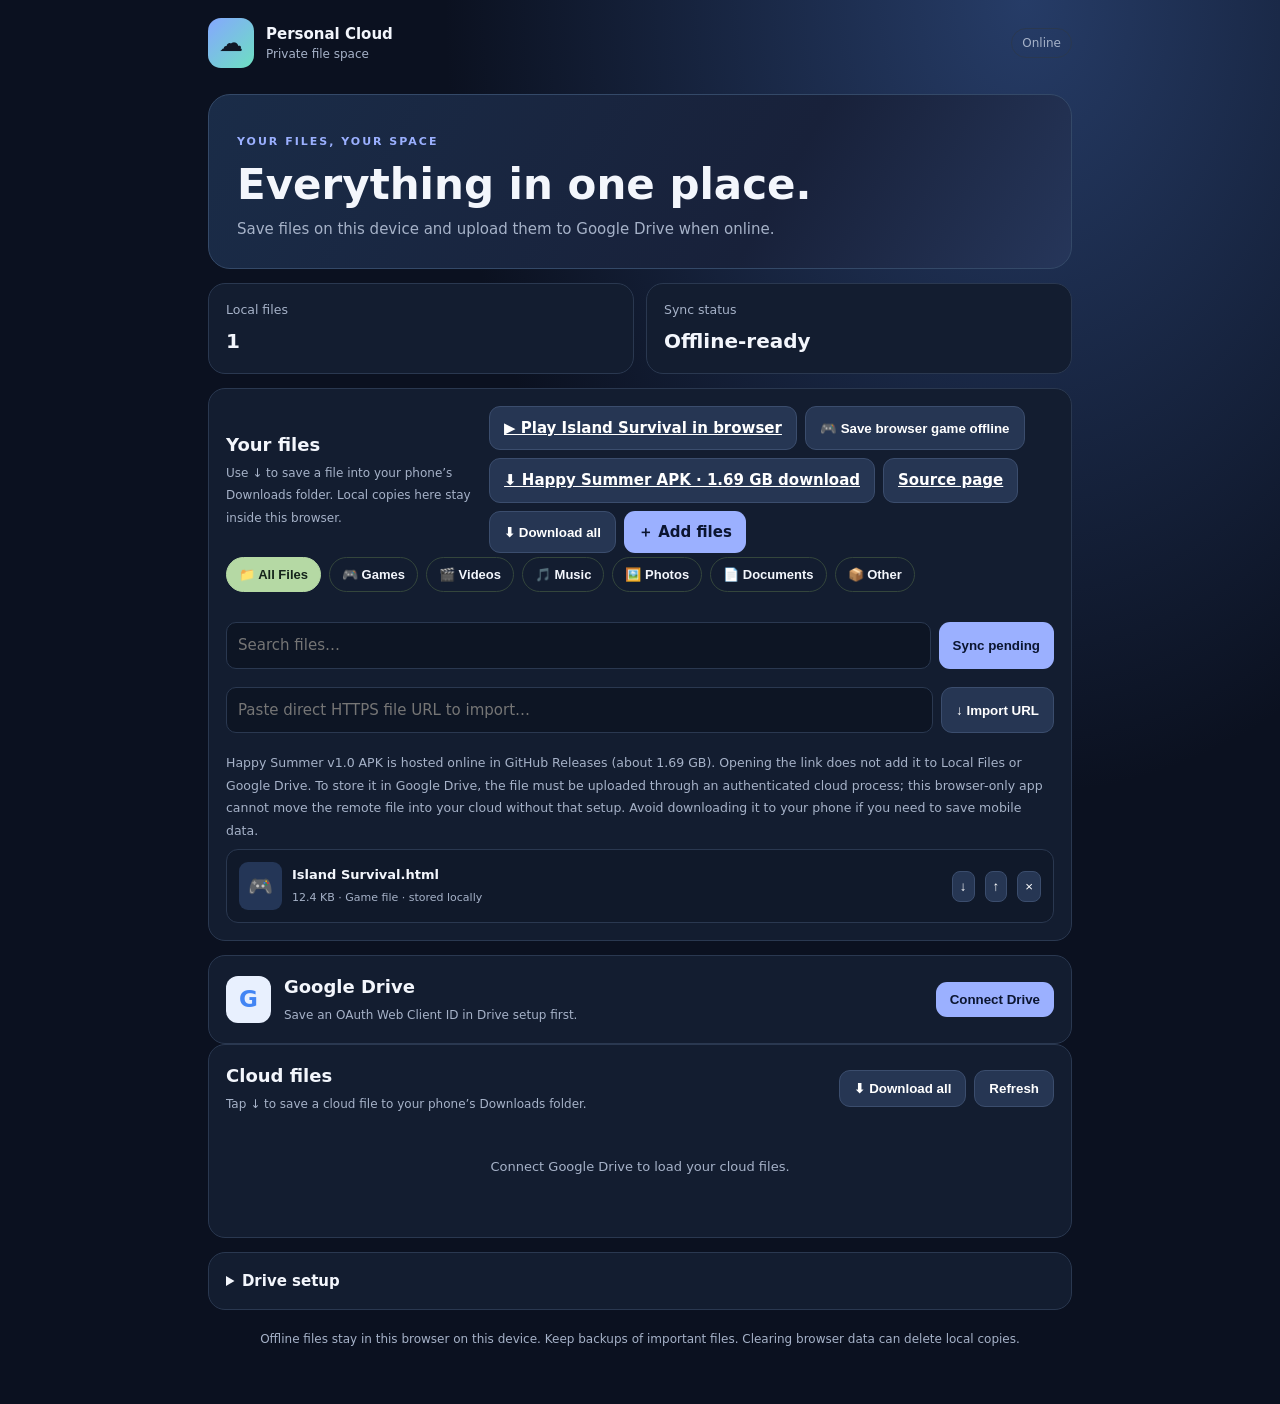
<file: index.html>
<!doctype html><html lang="en"><head><meta charset="utf-8"><meta name="viewport" content="width=device-width,initial-scale=1,viewport-fit=cover"><meta name="theme-color" content="#101827"><title>Personal Cloud Storage</title><link rel="manifest" href="manifest.webmanifest"><link rel="icon" href="icon.svg"><link rel="stylesheet" href="styles.css"></head><body><header><div class="logo">☁</div><div><b>Personal Cloud</b><small>Private file space</small></div><span id="network">Checking…</span></header><main><section class="hero"><p>YOUR FILES, YOUR SPACE</p><h1>Everything in one place.</h1><div>Save files on this device and upload them to Google Drive when online.</div></section><section class="stats"><div><small>Local files</small><b id="count">0</b></div><div><small>Sync status</small><b id="status">Not connected</b></div></section><section class="panel"><div class="heading"><div><h2>Your files</h2><small>Use ↓ to save a file into your phone’s Downloads folder. Local copies here stay inside this browser.</small></div><div style="display:flex;gap:8px;flex-wrap:wrap"><a class="secondary" href="./game.html" target="_blank" rel="noopener noreferrer">▶ Play Island Survival in browser</a><button id="saveGameLocal" class="secondary">🎮 Save browser game offline</button><a class="secondary" href="https://github.com/ronhalder93/personal-cloud-storage/releases/download/happy-summer-android-v1.0/Happy_Summer_-1.0-android.apk" target="_blank" rel="noopener noreferrer">⬇ Happy Summer APK · 1.69 GB download</a><a class="secondary" href="https://www.abhygames.com/happy-summer-v0-4-1-download-for-android-windows-mac-linux/" target="_blank" rel="noopener noreferrer">Source page</a><button id="downloadAllLocal" class="secondary">⬇ Download all</button><label class="primary">＋ Add files<input id="pick" type="file" multiple hidden></label></div></div><div class="file-categories" role="group" aria-label="File categories"><button class="category active" data-category="all">📁 All Files</button><button class="category" data-category="games">🎮 Games</button><button class="category" data-category="videos">🎬 Videos</button><button class="category" data-category="music">🎵 Music</button><button class="category" data-category="photos">🖼️ Photos</button><button class="category" data-category="documents">📄 Documents</button><button class="category" data-category="other">📦 Other</button></div><div class="tools"><input id="search" placeholder="Search files…"><button id="sync" class="primary">Sync pending</button></div><div class="tools" style="margin-top:10px"><input id="remoteUrl" type="url" inputmode="url" placeholder="Paste direct HTTPS file URL to import…"><button id="importUrl" class="secondary">↓ Import URL</button></div><small>Happy Summer v1.0 APK is hosted online in GitHub Releases (about 1.69 GB). Opening the link does not add it to Local Files or Google Drive. To store it in Google Drive, the file must be uploaded through an authenticated cloud process; this browser-only app cannot move the remote file into your cloud without that setup. Avoid downloading it to your phone if you need to save mobile data.</small><div id="empty" class="empty"><div style="font-size:38px">▤</div><b>No files yet</b><p>Add files to save local copies for offline use.</p><label class="secondary">Choose files<input id="pick2" type="file" multiple hidden></label></div><div id="list"></div></section><section class="panel drive"><div class="g">G</div><div class="drivecopy"><h2>Google Drive</h2><small id="driveMsg">OAuth setup required before online sync.</small></div><button class="primary" id="connect">Connect Drive</button></section><section class="panel"><div class="heading"><div><h2>Cloud files</h2><small>Tap ↓ to save a cloud file to your phone’s Downloads folder.</small></div><div style="display:flex;gap:8px;flex-wrap:wrap"><button class="secondary" id="downloadAllCloud">⬇ Download all</button><button class="secondary" id="refreshDrive">Refresh</button></div></div><div id="driveList" class="empty"><p>Connect Google Drive to load your cloud files.</p></div></section><details class="panel"><summary>Drive setup</summary><p><small>Enter a Google OAuth Web Client ID. Never enter your Google password here.</small></p><label>OAuth Client ID<input id="client" placeholder="xxxx.apps.googleusercontent.com"></label><label>Drive folder ID (optional)<input id="folder" placeholder="Leave blank to upload to My Drive"></label><button class="secondary" id="save">Save settings</button><p><small><b>Quick setup:</b> 1) <a href="https://console.cloud.google.com/apis/library/drive.googleapis.com" target="_blank" rel="noopener">Enable Google Drive API</a>. 2) <a href="https://console.cloud.google.com/auth/clients" target="_blank" rel="noopener">Create OAuth Client ID</a> with application type Web application. 3) Add this exact Authorized JavaScript origin: <code>https://ronhalder93.github.io</code> (no trailing slash). 4) If Google asks for test users, add the Google account you will connect. 5) Paste the Client ID above and save. This app requests drive.file access. Leave the folder field blank to upload to My Drive.</small></p></details><footer>Offline files stay in this browser on this device. Keep backups of important files. Clearing browser data can delete local copies.</footer></main><div id="toast"></div><script src="https://accounts.google.com/gsi/client" async defer></script><script src="app.js"></script></body></html>
</file>
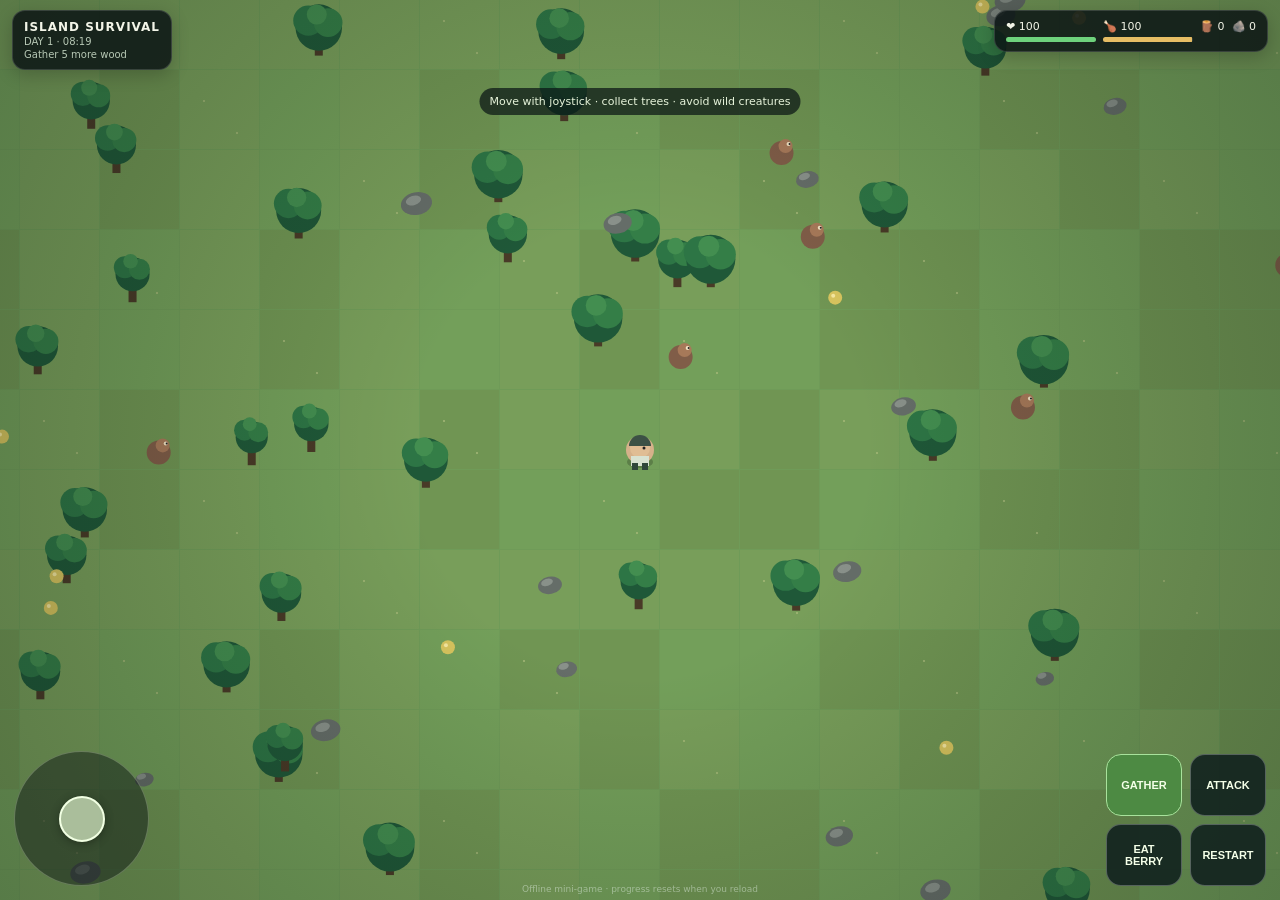
<file: game.html>
<!doctype html>
<html lang="en">
<head>
<meta charset="utf-8">
<meta name="viewport" content="width=device-width,initial-scale=1,maximum-scale=1,user-scalable=no,viewport-fit=cover">
<meta name="theme-color" content="#101b1c">
<title>Island Survival — Mini Game</title>
<style>
*{box-sizing:border-box}html,body{margin:0;width:100%;height:100%;overflow:hidden;background:#101b1c;color:#f3f5e8;font-family:system-ui,-apple-system,Segoe UI,sans-serif;touch-action:none}canvas{display:block;width:100%;height:100%;touch-action:none}.hud{position:fixed;inset:0;pointer-events:none}.top{position:absolute;left:12px;right:12px;top:calc(10px + env(safe-area-inset-top));display:flex;gap:8px;align-items:flex-start;justify-content:space-between}.panel{background:#0b1515d9;border:1px solid #ffffff24;border-radius:13px;padding:9px 11px;box-shadow:0 5px 18px #0003}.brand{font-weight:900;letter-spacing:1px;font-size:12px}.sub{font-size:10px;color:#b7c8b5;margin-top:2px}.stats{display:flex;gap:7px;flex-wrap:wrap;justify-content:flex-end}.stat{font-size:11px;white-space:nowrap}.bar{height:5px;width:66px;background:#35413a;border-radius:8px;overflow:hidden;margin-top:4px}.fill{height:100%;width:100%;background:#6ed27c}.hint{position:absolute;top:88px;left:50%;transform:translateX(-50%);font-size:11px;color:#e7f4db;background:#0b1515b8;padding:7px 10px;border-radius:20px;white-space:nowrap}.bottom{position:absolute;left:14px;right:14px;bottom:calc(14px + env(safe-area-inset-bottom));display:flex;justify-content:space-between;align-items:end}.stick{width:116px;height:116px;border:1px solid #eaffd044;border-radius:50%;background:#0b151578;position:relative;pointer-events:auto;touch-action:none}.knob{position:absolute;left:50%;top:50%;width:46px;height:46px;margin:-23px;border-radius:50%;background:#d7ebc5b8;border:2px solid #f1ffe3;box-shadow:0 2px 10px #0005}.actions{display:grid;grid-template-columns:repeat(2,64px);gap:8px;pointer-events:auto}.act{width:64px;height:54px;border-radius:15px;border:1px solid #ffffff44;background:#12231fe8;color:#f4ffe8;font-weight:800;font-size:11px;touch-action:manipulation}.act:active{background:#416b42}.act.primary{background:#4d8a43;border-color:#a8e29c}.toast{position:absolute;left:50%;top:44%;transform:translate(-50%,-50%);text-align:center;background:#0b1515e8;border:1px solid #ffffff30;border-radius:18px;padding:20px;min-width:240px;display:none;pointer-events:auto}.toast h2{margin:0 0 8px}.toast button{border:0;border-radius:10px;padding:11px 18px;background:#8fce73;color:#122010;font-weight:900}.footer{position:absolute;bottom:6px;left:50%;transform:translateX(-50%);font-size:9px;color:#d5e4d388;white-space:nowrap}@media(min-width:700px){.stick{width:135px;height:135px}.actions{grid-template-columns:repeat(2,76px)}.act{width:76px;height:62px}.bar{width:90px}}
</style>
</head>
<body>
<canvas id="game"></canvas>
<div class="hud">
 <div class="top">
  <div class="panel"><div class="brand">ISLAND SURVIVAL</div><div class="sub" id="day">DAY 1 · 08:00</div><div class="sub" id="objective">Gather 5 wood to survive</div></div>
  <div class="panel stats">
   <div class="stat">❤ <span id="hpv">100</span><div class="bar"><div id="hp" class="fill"></div></div></div>
   <div class="stat">🍗 <span id="foodv">100</span><div class="bar"><div id="food" class="fill" style="background:#e6bd64"></div></div></div>
   <div class="stat">🪵 <span id="woodv">0</span></div><div class="stat">🪨 <span id="stonev">0</span></div>
  </div>
 </div>
 <div class="hint" id="hint">Move with joystick · collect trees · avoid wild creatures</div>
 <div class="bottom">
  <div class="stick" id="stick"><div class="knob" id="knob"></div></div>
  <div class="actions"><button class="act primary" id="gather">GATHER</button><button class="act" id="attack">ATTACK</button><button class="act" id="eat">EAT BERRY</button><button class="act" id="restart">RESTART</button></div>
 </div>
 <div class="toast" id="toast"><h2>Island Survival</h2><p id="result">Survive as long as you can.</p><button id="again">PLAY AGAIN</button></div>
 <div class="footer">Offline mini-game · progress resets when you reload</div>
</div>
<script>
(()=>{
const canvas=document.getElementById('game'),ctx=canvas.getContext('2d');
const $=id=>document.getElementById(id);
let W=0,H=0,dpr=1,world={w:2200,h:2200},cam={x:0,y:0},player,trees,rocks,critters,berries,particles,keys={x:0,y:0},last=0,elapsed=0,day=1,ended=false,toastTimer=0;
const rand=(a,b)=>a+Math.random()*(b-a),dist=(a,b)=>Math.hypot(a.x-b.x,a.y-b.y),clamp=(v,a,b)=>Math.max(a,Math.min(b,v));
function resize(){dpr=Math.min(devicePixelRatio||1,2);W=innerWidth;H=innerHeight;canvas.width=W*dpr;canvas.height=H*dpr;ctx.setTransform(dpr,0,0,dpr,0,0)}
addEventListener('resize',resize);resize();
function makeWorld(){player={x:1100,y:1100,r:14,hp:100,food:100,wood:0,stone:0,speed:175,faceX:1,faceY:0,hit:0};trees=[];rocks=[];critters=[];berries=[];particles=[];for(let i=0;i<120;i++){let p=placeFar();trees.push({...p,r:rand(16,25),health:3,seed:i})}for(let i=0;i<60;i++){let p=placeFar();rocks.push({...p,r:rand(9,16),health:2})}for(let i=0;i<22;i++){let p=placeFar();critters.push({...p,r:12,hp:2,speed:rand(30,55),phase:rand(0,8),alert:false})}for(let i=0;i<45;i++){let p=placeFar();berries.push({...p,r:7})}cam.x=player.x-W/2;cam.y=player.y-H/2;elapsed=0;day=1;ended=false;keys.x=keys.y=0;$('toast').style.display='none';updateHud()}
function placeFar(){let p;do{p={x:rand(45,world.w-45),y:rand(45,world.h-45)}}while(Math.hypot(p.x-1100,p.y-1100)<120);return p}
function updateHud(){$('hpv').textContent=Math.ceil(player.hp);$('foodv').textContent=Math.ceil(player.food);$('woodv').textContent=player.wood;$('stonev').textContent=player.stone;$('hp').style.width=player.hp+'%';$('food').style.width=player.food+'%';$('day').textContent='DAY '+day+' · '+String(8+Math.floor((elapsed%150)/6)).padStart(2,'0')+':'+String(Math.floor((elapsed%1)*60)).padStart(2,'0');$('objective').textContent=player.wood>=5?'Build a shelter in your imagination — keep going!':'Gather '+(5-player.wood)+' more wood';}
function circle(x,y,r,color){ctx.fillStyle=color;ctx.beginPath();ctx.arc(x,y,r,0,Math.PI*2);ctx.fill()}
function drawTree(t){let x=t.x-cam.x,y=t.y-cam.y;if(x<-50||x>W+50||y<-70||y>H+50)return;ctx.fillStyle='#493a27';ctx.fillRect(x-4,y-1,8,21);circle(x,y-8,t.r,'#1f5838');circle(x-t.r*.45,y-15,t.r*.65,'#2d7545');circle(x+t.r*.4,y-13,t.r*.62,'#347e47');circle(x-2,y-21,t.r*.43,'#438e50');}
function draw(){ctx.clearRect(0,0,W,H);ctx.fillStyle='#6f9b58';ctx.fillRect(0,0,W,H);
const tile=80;for(let x=Math.floor(cam.x/tile)*tile;x<cam.x+W+tile;x+=tile){for(let y=Math.floor(cam.y/tile)*tile;y<cam.y+H+tile;y+=tile){let xx=x-cam.x,yy=y-cam.y;let n=Math.sin(x*0.02)*Math.cos(y*.017);ctx.fillStyle=n>.3?'#739f5a':n<-.3?'#709553':'#789e5a';ctx.fillRect(xx,yy,tile-1,tile-1);if(((x/tile*7+y/tile*11)%5)<1){circle(xx+24,yy+31,1,'#a6b978');circle(xx+57,yy+63,1,'#a6b978')}}}
ctx.fillStyle='#2b99b4';ctx.beginPath();ctx.ellipse(350-cam.x,330-cam.y,210,150,-.3,0,Math.PI*2);ctx.fill();ctx.strokeStyle='#91d5d1';ctx.lineWidth=4;ctx.stroke();
trees.forEach(drawTree);rocks.forEach(r=>{let x=r.x-cam.x,y=r.y-cam.y;ctx.fillStyle='#656d68';ctx.beginPath();ctx.ellipse(x,y,r.r,r.r*.72,-.2,0,7);ctx.fill();ctx.fillStyle='#89918a';ctx.beginPath();ctx.ellipse(x-3,y-3,r.r*.5,r.r*.3,-.3,0,7);ctx.fill()});
berries.forEach(b=>{circle(b.x-cam.x,b.y-cam.y,7,'#d7c45e');circle(b.x-cam.x-2,b.y-cam.y-2,2,'#f4e7a0')});
critters.forEach(c=>{let x=c.x-cam.x,y=c.y-cam.y;circle(x,y+3,c.r,'#805d48');circle(x+4,y-4,7,'#a77959');circle(x+7,y-6,2,'#f3e5c6');circle(x+8,y-6,1,'#222')});
drawPlayer();particles.forEach(p=>{ctx.globalAlpha=clamp(p.life,0,1);circle(p.x-cam.x,p.y-cam.y,p.r,p.color);ctx.globalAlpha=1});
const vg=ctx.createRadialGradient(W/2,H/2,Math.min(W,H)*.25,W/2,H/2,Math.max(W,H)*.7);vg.addColorStop(0,'#00000000');vg.addColorStop(1,'#11221b55');ctx.fillStyle=vg;ctx.fillRect(0,0,W,H);
}
function drawPlayer(){let x=player.x-cam.x,y=player.y-cam.y;ctx.fillStyle='#0003';ctx.beginPath();ctx.ellipse(x,y+12,13,6,0,0,7);ctx.fill();circle(x,y,14,'#d5b18a');circle(x,y-2,10,'#e0bd94');ctx.fillStyle='#3c5145';ctx.beginPath();ctx.arc(x,y-4,11,Math.PI,Math.PI*2);ctx.fill();ctx.fillStyle='#d8e2d1';ctx.fillRect(x-9,y+6,18,10);ctx.fillStyle='#30473b';ctx.fillRect(x-8,y+13,6,7);ctx.fillRect(x+2,y+13,6,7);circle(x+player.faceX*4,y-2,1.5,'#222');}
function nearest(arr,max){let best=null,bd=max;for(const a of arr){let d=dist(player,a);if(d<bd){best=a;bd=d}}return best}
function burst(x,y,color,n=8){for(let i=0;i<n;i++)particles.push({x,y,vx:rand(-55,55),vy:rand(-70,20),life:1,r:rand(2,4),color})}
function gather(){if(ended)return;let t=nearest(trees,64);if(t){t.health--;burst(t.x,t.y,'#9a7548',5);if(t.health<=0){player.wood+=3;trees.splice(trees.indexOf(t),1);burst(t.x,t.y,'#b28b56',15);$('hint').textContent='+3 wood collected!'}else $('hint').textContent='Tree hit! '+t.health+' hits left';updateHud();return}let r=nearest(rocks,50);if(r){r.health--;burst(r.x,r.y,'#b6beb8',4);if(r.health<=0){player.stone+=2;rocks.splice(rocks.indexOf(r),1);burst(r.x,r.y,'#aab2ae',12)}$('hint').textContent='Rock gathering';updateHud()}else $('hint').textContent='Move closer to a tree or rock';}
function attack(){if(ended)return;player.hit=.22;let c=nearest(critters,66);if(c){c.hp--;burst(c.x,c.y,'#b55f45',7);if(c.hp<=0){critters.splice(critters.indexOf(c),1);player.food=Math.min(100,player.food+10);$('hint').textContent='Creature defeated · +10 food'}else $('hint').textContent='Hit! Keep defending';}else $('hint').textContent='No creature close enough';}
function eat(){if(ended)return;let b=nearest(berries,60);if(b){berries.splice(berries.indexOf(b),1);player.food=Math.min(100,player.food+22);burst(b.x,b.y,'#e8d26b',8);$('hint').textContent='Berry eaten · hunger restored'}else $('hint').textContent='Find a yellow berry nearby';updateHud()}
function finish(win){ended=true;$('toast').style.display='block';$('result').textContent=win?'You survived the first day! Keep exploring.':'You were lost on the island. Try again and gather food.'}
function tick(dt){if(ended)return;elapsed+=dt;if(elapsed>150){day++;elapsed=0;critters.forEach(c=>c.speed+=2)}
let vx=keys.x,vy=keys.y;let len=Math.hypot(vx,vy);if(len>1){vx/=len;vy/=len}if(len>.05){player.faceX=vx;player.faceY=vy}player.x=clamp(player.x+vx*player.speed*dt,18,world.w-18);player.y=clamp(player.y+vy*player.speed*dt,18,world.h-18);player.food=Math.max(0,player.food-dt*.7);if(player.food===0)player.hp-=dt*2;
for(const c of critters){let d=dist(player,c);if(d<220){let dx=player.x-c.x,dy=player.y-c.y,l=Math.hypot(dx,dy)||1;c.x+=dx/l*c.speed*dt;c.y+=dy/l*c.speed*dt;if(d<c.r+player.r+2)player.hp-=dt*8}else{c.phase+=dt;c.x+=Math.sin(c.phase)*c.speed*.25*dt;c.y+=Math.cos(c.phase*.8)*c.speed*.25*dt}}
particles.forEach(p=>{p.x+=p.vx*dt;p.y+=p.vy*dt;p.life-=dt*1.8});particles=particles.filter(p=>p.life>0);cam.x=clamp(player.x-W/2,0,world.w-W);cam.y=clamp(player.y-H/2,0,world.h-H);if(W>world.w)cam.x=(world.w-W)/2;if(H>world.h)cam.y=(world.h-H)/2;
if(player.hp<=0)finish(false);if(player.wood>=5&&day>=2)finish(true);updateHud()}
function loop(ts){let dt=Math.min((ts-last)/1000||0,.04);last=ts;tick(dt);draw();requestAnimationFrame(loop)}requestAnimationFrame(loop);
const stick=$('stick'),knob=$('knob');let stickId=null;
function setStick(e){let r=stick.getBoundingClientRect(),dx=e.clientX-(r.left+r.width/2),dy=e.clientY-(r.top+r.height/2),max=r.width*.34,l=Math.hypot(dx,dy)||1;if(l>max){dx=dx/l*max;dy=dy/l*max}keys.x=dx/max;keys.y=dy/max;knob.style.transform='translate('+dx+'px,'+dy+'px)'}
stick.addEventListener('pointerdown',e=>{stickId=e.pointerId;stick.setPointerCapture(stickId);setStick(e)});stick.addEventListener('pointermove',e=>{if(e.pointerId===stickId)setStick(e)});function resetStick(){stickId=null;keys.x=keys.y=0;knob.style.transform='translate(0,0)'}stick.addEventListener('pointerup',resetStick);stick.addEventListener('pointercancel',resetStick);
$('gather').addEventListener('click',gather);$('attack').addEventListener('click',attack);$('eat').addEventListener('click',eat);$('restart').addEventListener('click',()=>makeWorld());$('again').addEventListener('click',()=>makeWorld());
addEventListener('keydown',e=>{if(e.key==='ArrowUp'||e.key==='w')keys.y=-1;if(e.key==='ArrowDown'||e.key==='s')keys.y=1;if(e.key==='ArrowLeft'||e.key==='a')keys.x=-1;if(e.key==='ArrowRight'||e.key==='d')keys.x=1;if(e.key==='e')gather();if(e.key===' ')attack()});addEventListener('keyup',e=>{if(['ArrowUp','ArrowDown','w','s'].includes(e.key))keys.y=0;if(['ArrowLeft','ArrowRight','a','d'].includes(e.key))keys.x=0});
makeWorld();
})();
</script>
</body>
</html>
</file>
<file: styles.css>
:root{color-scheme:dark;--bg:#0b1120;--panel:#131d30;--text:#f3f6fc;--muted:#a6b2c8;--line:#2a3850;--blue:#9bb0ff}*{box-sizing:border-box}body{margin:0;background:radial-gradient(ellipse at 80% 0,#263c67,transparent 40%),var(--bg);color:var(--text);font:15px/1.5 system-ui,Arial,sans-serif}header{max-width:900px;margin:auto;padding:18px;display:flex;align-items:center;gap:12px}header .logo{background:linear-gradient(135deg,#85a7ff,#6de0c1);color:#101827;border-radius:13px;padding:7px 11px;font-size:24px}header small{display:block;color:var(--muted);font-size:12px}header #network{margin-left:auto;border:1px solid var(--line);border-radius:30px;padding:5px 10px;font-size:12px;color:var(--muted)}main{max-width:900px;margin:auto;padding:8px 18px 36px}.hero{padding:28px;border:1px solid #344968;border-radius:22px;background:linear-gradient(120deg,#1a2c48,#18213a 65%,#26365a)}.hero p{font-size:11px;letter-spacing:2px;color:var(--blue);font-weight:800}.hero h1{font-size:clamp(28px,5vw,42px);line-height:1.1;margin:10px 0}.hero div,small{color:var(--muted)}.stats{display:grid;grid-template-columns:1fr 1fr;gap:12px;margin:14px 0}.stats div,.panel{background:#131d30;border:1px solid var(--line);border-radius:17px;padding:17px}.stats small,.stats b{display:block}.stats b{font-size:20px;margin-top:6px}.heading{display:flex;justify-content:space-between;align-items:center;gap:12px}.heading h2,.drive h2{margin:0 0 3px;font-size:18px}.heading small,.drive small{font-size:12px}.primary,.secondary{display:inline-flex;align-items:center;justify-content:center;border:0;border-radius:11px;padding:10px 14px;font-weight:700;cursor:pointer}.primary{background:var(--blue);color:#0b1530}.secondary{background:#263653;color:white;border:1px solid #3b4d6d}.tools{display:flex;gap:8px;margin:18px 0}.tools input{flex:1;min-width:0}input{font:inherit;background:#0d1524;border:1px solid var(--line);color:white;border-radius:10px;padding:11px;width:100%}.tools input{width:auto}.empty{text-align:center;padding:30px 8px;color:var(--muted)}.empty b{color:white}.empty p{font-size:13px}.file{display:flex;align-items:center;gap:10px;padding:12px;margin-top:8px;border:1px solid var(--line);border-radius:12px;background:#10192a}.file .ico{padding:9px;background:#243657;border-radius:9px}.file .meta{flex:1;min-width:0}.file .meta b{display:block;overflow:hidden;text-overflow:ellipsis;white-space:nowrap;font-size:13px}.file .meta small{font-size:11px}.file button{background:#263653;border:1px solid #3b4d6d;color:white;border-radius:8px;padding:7px}.drive{display:flex;align-items:center;gap:13px;margin-top:14px}.g{background:#e8f0fe;color:#4285f4;border-radius:12px;font-weight:900;font-size:23px;padding:6px 13px}.drivecopy{flex:1;min-width:0}.drive button{white-space:nowrap}details{margin-top:14px}summary{font-weight:700;cursor:pointer}details label{display:block;font-size:13px;color:var(--muted);margin:12px 0}details label input{display:block;margin-top:5px}footer{text-align:center;color:var(--muted);font-size:12px;padding:20px 8px}#toast{position:fixed;bottom:20px;left:50%;transform:translateX(-50%);background:#eef3ff;color:#101827;padding:10px 15px;border-radius:10px;display:none;max-width:90%}@media(max-width:560px){main{padding:8px 12px 28px}.hero{padding:22px}.panel{padding:14px}.drive{flex-wrap:wrap}.drivecopy{flex-basis:calc(100% - 65px)}.drive button{width:100%}.heading{align-items:flex-start}.heading .primary{padding:9px}.tools{flex-wrap:wrap}.tools input{flex-basis:100%}.file button{padding:6px}}
.file-categories{display:flex;gap:8px;overflow-x:auto;padding:4px 0 12px;scrollbar-width:thin}.file-categories .category{flex:0 0 auto;border:1px solid var(--border,#34463c);background:var(--panel,#17231e);color:var(--text,#eaf3ed);padding:9px 12px;border-radius:999px;font-size:13px;font-weight:700;white-space:nowrap}.file-categories .category.active{background:#b5d9a4;color:#15241b;border-color:#b5d9a4}.file .ico{display:flex;align-items:center;justify-content:center;min-width:36px;font-size:20px}.file .meta{min-width:0;overflow-wrap:anywhere}.file .meta b{overflow-wrap:anywhere}.file-categories::-webkit-scrollbar{height:4px}.file-categories::-webkit-scrollbar-thumb{background:#587261;border-radius:4px}
</file>
